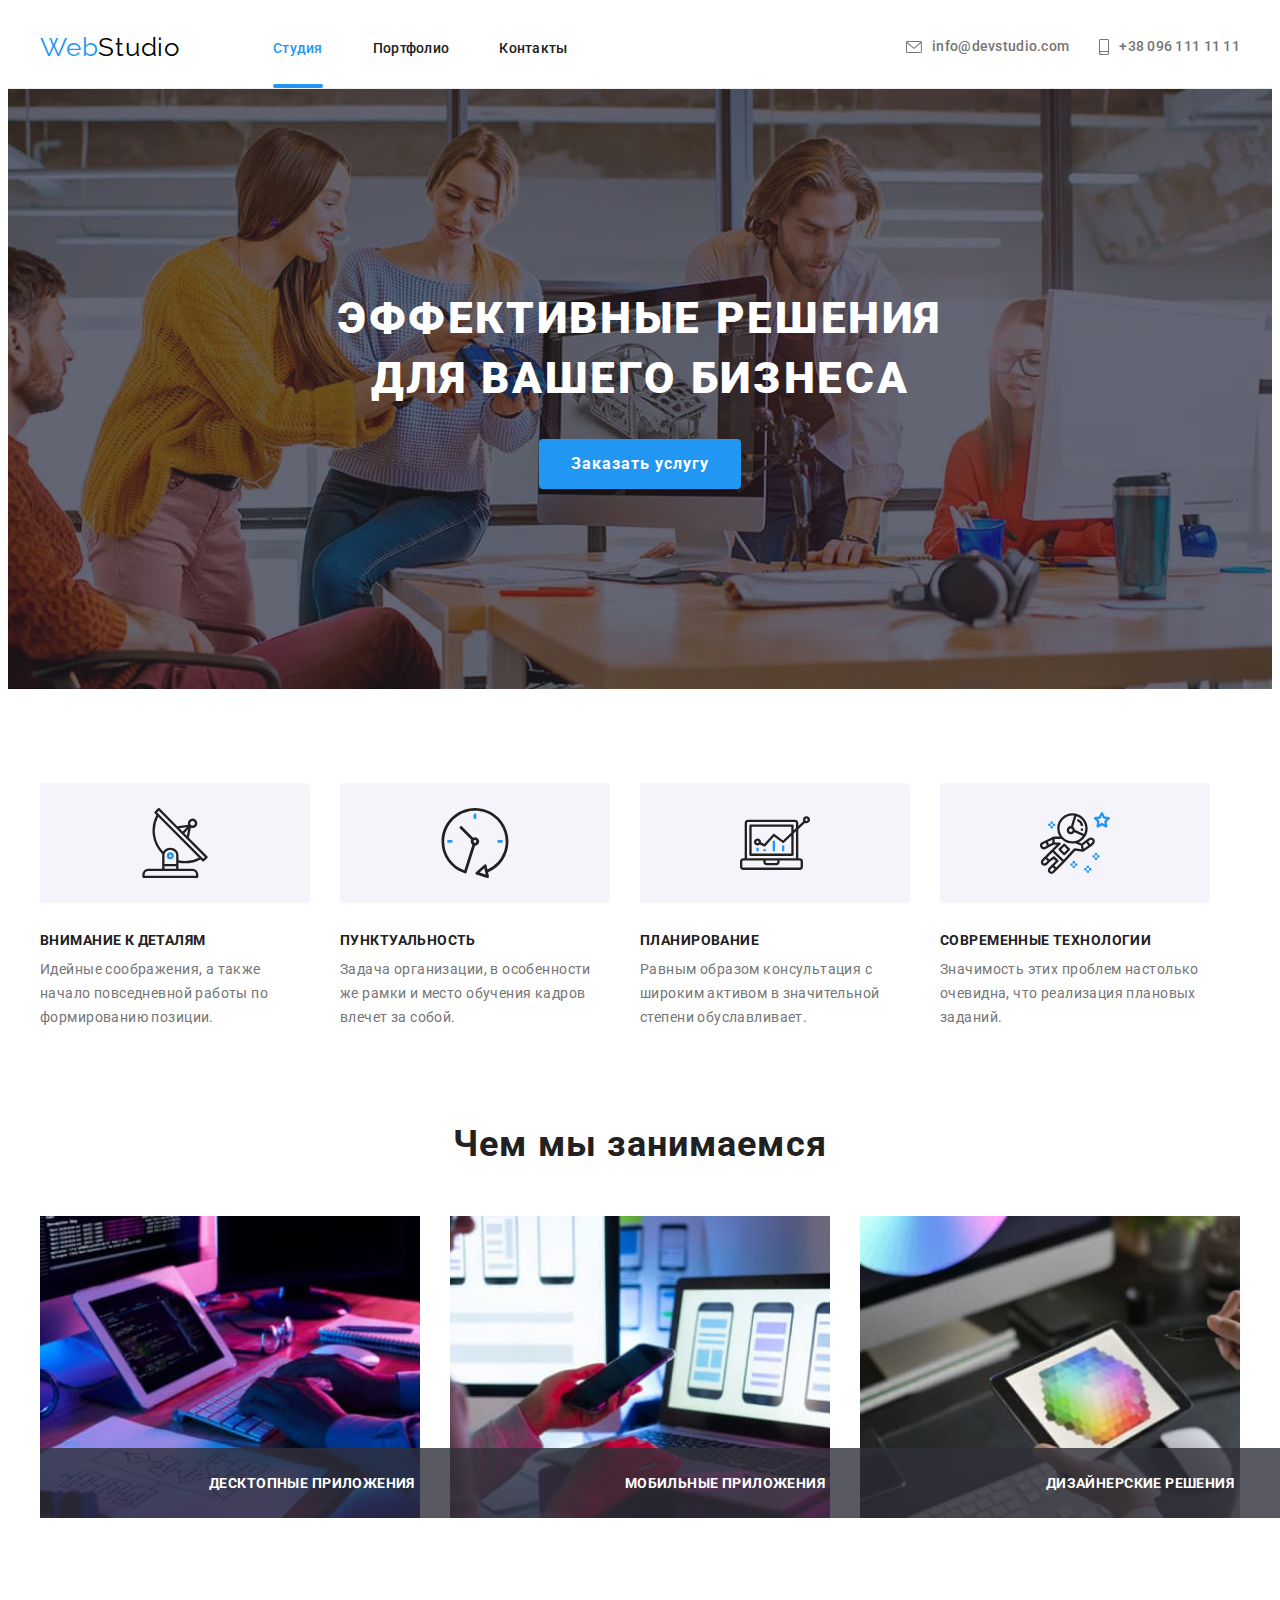
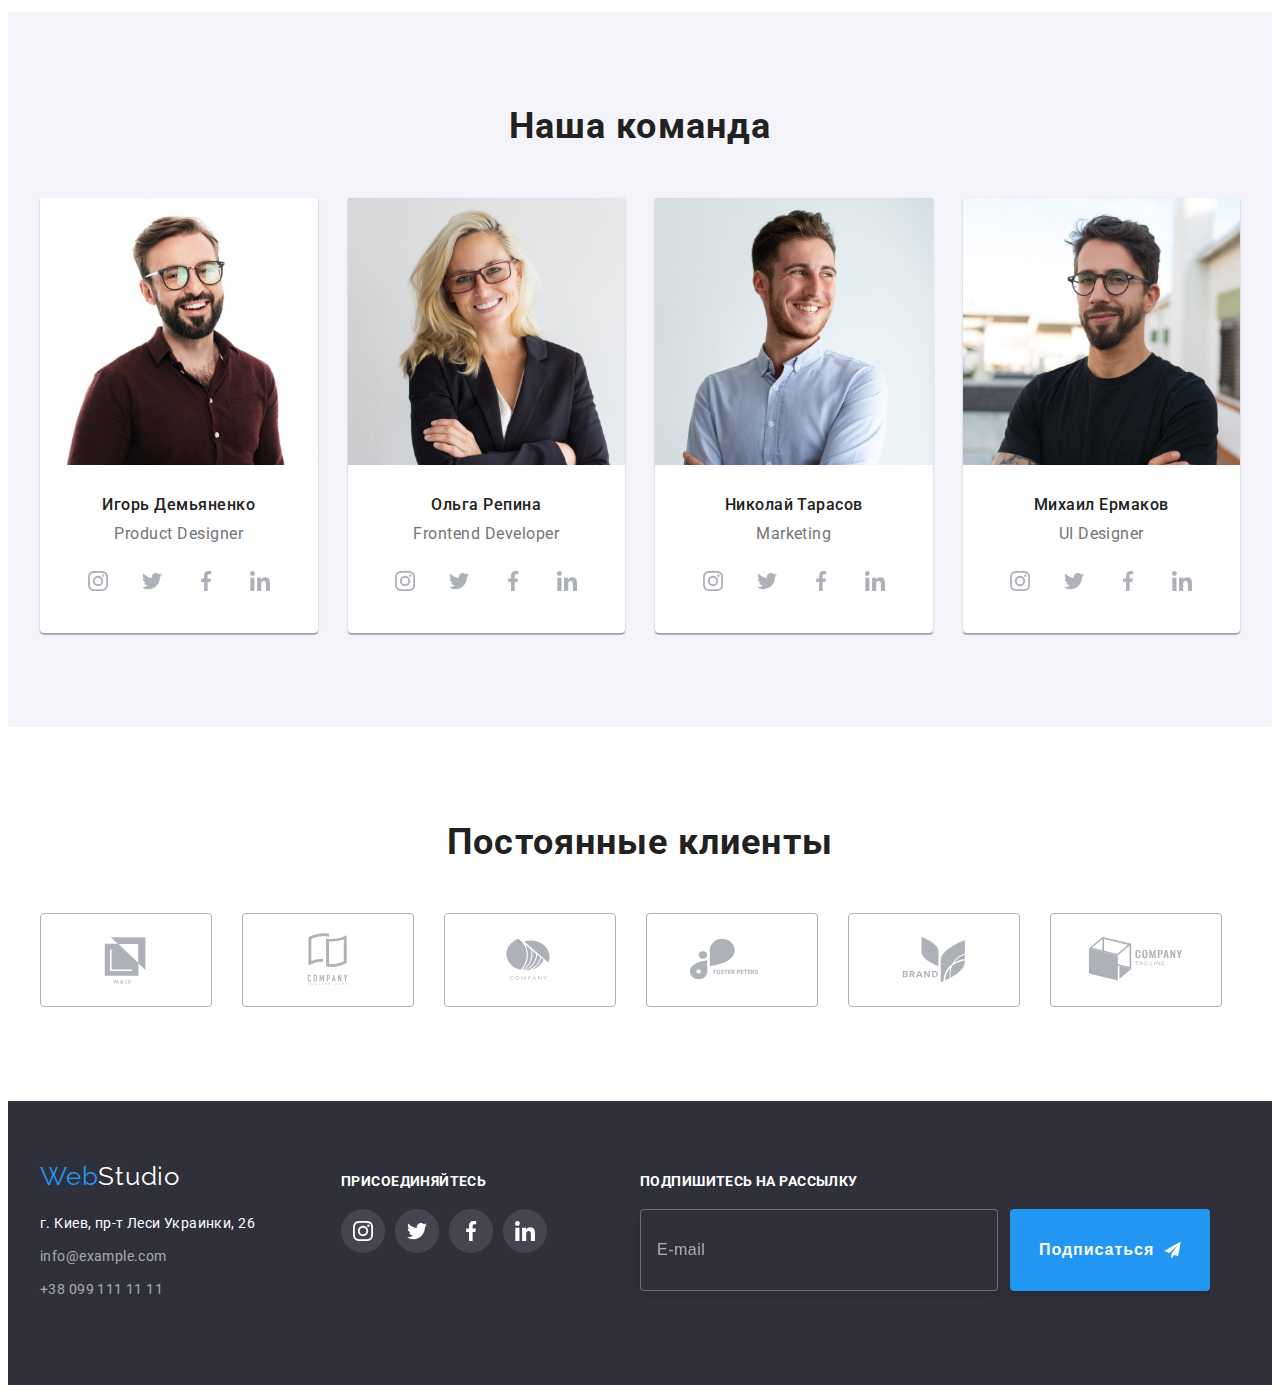
<file: index.html>
<!DOCTYPE html>
<html lang="ru">
  <head>
    <meta charset="UTF-8" />
    <meta http-equiv="X-UA-Compatible" content="IE=edge" />
    <meta name="viewport" content="width=device-width, initial-scale=1.0" />
    <title>Document</title>
    <link rel="preconnect" href="https://fonts.googleapis.com" />
    <link rel="preconnect" href="https://fonts.gstatic.com" crossorigin />
    <link
      href="https://fonts.googleapis.com/css2?family=Raleway:wght@700&family=Roboto:wght@400;500;700;900&display=swap"
      rel="stylesheet"
    />
    <link
      rel="stylesheet"
      href="https://cdnjs.cloudflare.com/ajax/libs/modern-normalize/1.1.0/modern-normalize.min.css"
      integrity="sha512-wpPYUAdjBVSE4KJnH1VR1HeZfpl1ub8YT/NKx4PuQ5NmX2tKuGu6U/JRp5y+Y8XG2tV+wKQpNHVUX03MfMFn9Q=="
      crossorigin="anonymous"
      referrerpolicy="no-referrer"
    />
    <link rel="stylesheet" href="./css/styles.css" />
  </head>
  <body>
    <header class="header">
      <div class="container">
        <nav class="header-nav">
          <a class="header-logo link" lang="en" href="./index.html"
            ><span class="logo-web">Web</span>Studio</a
          >
          <ul class="header-list list">
            <li class="header-item">
              <a href="./index.html" class="header-link link current">Студия</a>
            </li>
            <li class="header-item">
              <a href="./portfolio.html" class="header-link link">Портфолио</a>
            </li>
            <li class="header-item">
              <a href="" class="header-link link">Контакты</a>
            </li>
          </ul>
        </nav>
        <ul class="header-contacts list">
          <li class="contacts-item">
            <a href="mailto:info@devstudio.com" class="contacts-link link">
              <svg class="header-icon" width="16" height="12">
                  <use href="./images/icons.svg#icon-envelope"></use>
                </svg>info@devstudio.com</a
            >
          </li>
          <li class="contacts-item-second">
            <a href="tel:+380961111111" class="contacts-link link"
              >
              <svg class="header-icon" width="10" height="16">
                  <use href="./images/icons.svg#icon-smartphone"></use>
                </svg>+38 096 111 11 11</a
            >
          </li>
        </ul>
      </div>
    </header>

    <main>
      <section class="hero">
        <div class="container">
          <div class="hero-content">
            <h1 class="hero-title">Эффективные решения для вашего бизнеса</h1>
            <button type="button" class="hero-btn" data-modal-open>Заказать услугу</button>
          </div>
        </div>
      </section>

      <section class="plus">
        <div class="container">
          <h2 hidden class="visually-hidden">
            Особенности (скрытый заголовок)
          </h2>
          <ul class="plus-list list">
            <li class="plus-item">
              <div class="background">
                <svg class="plus-icon" width="70" height="70">
                  <use href="./images/icons.svg#icon-antenna"></use>
                </svg>
              </div>
              <h3 class="plus-title">Внимание к деталям</h3>
              <p class="plus-text">
                Идейные соображения, а также начало повседневной работы по
                формированию позиции.
              </p>
            </li>
            <li class="plus-item">
              <div class="background">
                <svg class="plus-icon" width="70" height="70">
                  <use href="./images/icons.svg#icon-clock"></use>
                </svg>
              </div>
              <h3 class="plus-title">Пунктуальность</h3>
              <p class="plus-text">
                Задача организации, в особенности же рамки и место обучения
                кадров влечет за собой.
              </p>
            </li>
            <li class="plus-item">
              <div class="background">
                <svg class="plus-icon" width="70" height="70">
                  <use href="./images/icons.svg#icon-diagram"></use>
                </svg>
              </div>
              <h3 class="plus-title">Планирование</h3>
              <p class="plus-text">
                Равным образом консультация с широким активом в значительной
                степени обуславливает.
              </p>
            </li>
            <li class="plus-item">
              <div class="background">
                <svg class="plus-icon" width="70" height="70">
                  <use href="./images/icons.svg#icon-astronaut"></use>
                </svg>
              </div>
              <h3 class="plus-title">Современные технологии</h3>
              <p class="plus-text">
                Значимость этих проблем настолько очевидна, что реализация
                плановых заданий.
              </p>
            </li>
          </ul>
        </div>
      </section>

      <section class="working">
        <div class="container">
          <h2 class="working-title">Чем мы занимаемся</h2>
          <ul class="working-list list">
            <li class="working-item">
              <div class="box">
                <img src="./images/box1.jpg" alt="Пример работы 1" width="370" />
                <h3 class="box-one-title">Десктопные приложения</h3>
              </div>
            </li>
            <li class="working-item">
              <div class="box">
                <img src="./images/box2.jpg" alt="Пример работы 2" width="370" />
                <h3 class="box-two-title">Мобильные приложения</h3>
              </div>
            </li>
            <li class="working-item">
              <div class="box">
                <img src="./images/box3.jpg" alt="Пример работы 3" width="370" />
                <h3 class="box-three-title">Дизайнерские решения</h3>
              </div>
            </li>
          </ul>
        </div>
      </section>

      <section class="team section">
        <div class="container">
          <h2 class="team-title">Наша команда</h2>
          <ul class="team-list list">
            <li class="team-item">
              <img
                src="./images/photo1.jpg"
                alt="фото Игоря Демьяненко"
                width="270"
              />
              <div class="team-text">
                <h3 class="team-names-title">Игорь Демьяненко</h3>
                <p class="team-post" lang="en">Product Designer</p>
                <ul class="team-soc list">
                  <li class="team-soc-item">
                    <a href="" class="team-soc-link link">
                      <svg class="team-soc-icon" width="20" height="20">
                        <use href="./images/icons.svg#icon-instagram"></use>
                      </svg>
                    </a>
                  </li>
                  <li class="team-soc-item">
                    <a href="" class="team-soc-link link">
                      <svg class="team-soc-icon" width="20" height="20">
                        <use href="./images/icons.svg#icon-twitter"></use>
                      </svg>
                    </a>
                  </li>
                  <li class="team-soc-item">
                    <a href="" class="team-soc-link link">
                      <svg class="team-soc-icon" width="20" height="20">
                        <use href="./images/icons.svg#icon-facebook"></use>
                      </svg>
                    </a>
                  </li>
                  <li class="team-soc-item">
                    <a href="" class="team-soc-link link">
                      <svg class="team-soc-icon" width="20" height="20">
                        <use href="./images/icons.svg#icon-linkedin"></use>
                      </svg>
                    </a>
                  </li>
                </ul>
              </div>
            </li>
            <li class="team-item">
              <img
                src="./images/photo2.jpg"
                alt="фото Ольги Репиной"
                width="270"
              />
              <div class="team-text">
                <h3 class="team-names-title">Ольга Репина</h3>
                <p class="team-post" lang="en">Frontend Developer</p>
                <ul class="team-soc list">
                  <li class="team-soc-item">
                    <a href="" class="team-soc-link link">
                      <svg class="team-soc-icon" width="20" height="20">
                        <use href="./images/icons.svg#icon-instagram"></use>
                      </svg>
                    </a>
                  </li>
                  <li class="team-soc-item">
                    <a href="" class="team-soc-link link">
                      <svg class="team-soc-icon" width="20" height="20">
                        <use href="./images/icons.svg#icon-twitter"></use>
                      </svg>
                    </a>
                  </li>
                  <li class="team-soc-item">
                    <a href="" class="team-soc-link link">
                      <svg class="team-soc-icon" width="20" height="20">
                        <use href="./images/icons.svg#icon-facebook"></use>
                      </svg>
                    </a>
                  </li>
                  <li class="team-soc-item">
                    <a href="" class="team-soc-link link">
                      <svg class="team-soc-icon" width="20" height="20">
                        <use href="./images/icons.svg#icon-linkedin"></use>
                      </svg>
                    </a>
                  </li>
                </ul>
              </div>
            </li>
            <li class="team-item">
              <img
                src="./images/photo3.jpg"
                alt="фото Николая Тарасова"
                width="270"
              />
              <div class="team-text">
                <h3 class="team-names-title">Николай Тарасов</h3>
                <p class="team-post" lang="en">Marketing</p>
                <ul class="team-soc list">
                  <li class="team-soc-item">
                    <a href="" class="team-soc-link link">
                      <svg class="team-soc-icon" width="20" height="20">
                        <use href="./images/icons.svg#icon-instagram"></use>
                      </svg>
                    </a>
                  </li>
                  <li class="team-soc-item">
                    <a href="" class="team-soc-link link">
                      <svg class="team-soc-icon" width="20" height="20">
                        <use href="./images/icons.svg#icon-twitter"></use>
                      </svg>
                    </a>
                  </li>
                  <li class="team-soc-item">
                    <a href="" class="team-soc-link link">
                      <svg class="team-soc-icon" width="20" height="20">
                        <use href="./images/icons.svg#icon-facebook"></use>
                      </svg>
                    </a>
                  </li>
                  <li class="team-soc-item">
                    <a href="" class="team-soc-link link">
                      <svg class="team-soc-icon" width="20" height="20">
                        <use href="./images/icons.svg#icon-linkedin"></use>
                      </svg>
                    </a>
                  </li>
                </ul>
              </div>
            </li>
            <li class="team-item">
              <img
                src="./images/photo4.jpg"
                alt="фото Михаила Ермакова"
                width="270"
              />
              <div class="team-text">
                <h3 class="team-names-title">Михаил Ермаков</h3>
                <p class="team-post" lang="en">UI Designer</p>
                <ul class="team-soc list">
                  <li class="team-soc-item">
                    <a href="" class="team-soc-link link">
                      <svg class="team-soc-icon" width="20" height="20">
                        <use href="./images/icons.svg#icon-instagram"></use>
                      </svg>
                    </a>
                  </li>
                  <li class="team-soc-item">
                    <a href="" class="team-soc-link link">
                      <svg class="team-soc-icon" width="20" height="20">
                        <use href="./images/icons.svg#icon-twitter"></use>
                      </svg>
                    </a>
                  </li>
                  <li class="team-soc-item">
                    <a href="" class="team-soc-link link">
                      <svg class="team-soc-icon" width="20" height="20">
                        <use href="./images/icons.svg#icon-facebook"></use>
                      </svg>
                    </a>
                  </li>
                  <li class="team-soc-item">
                    <a href="" class="team-soc-link link">
                      <svg class="team-soc-icon" width="20" height="20">
                        <use href="./images/icons.svg#icon-linkedin"></use>
                      </svg>
                    </a>
                  </li>
                </ul>
              </div>
            </li>
          </ul>
        </div>
      </section>
      <section class="clients section">
        <div class="container">
          <h2 class="clients-title">Постоянные клиенты</h2>
          <ul class="clients-list list">
            <li class="clients-item">
              <a href="" class="clients-link link">
                      <svg class="clients-icon" width="106" height="60">
                        <use href="./images/icons.svg#icon-logo-one"></use>
                      </svg>
                    </a>
            </li>
            <li class="clients-item">
              <a href="" class="clients-link link">
                      <svg class="clients-icon" width="106" height="60">
                        <use href="./images/icons.svg#icon-logo-two"></use>
                      </svg>
                    </a>
            </li>
            <li class="clients-item">
              <a href="" class="clients-link link">
                      <svg class="clients-icon" width="106" height="60">
                        <use href="./images/icons.svg#icon-logo-three"></use>
                      </svg>
                    </a>
            </li>
            <li class="clients-item">
              <a href="" class="clients-link link">
                      <svg class="clients-icon" width="106" height="60">
                        <use href="./images/icons.svg#icon-logo-four"></use>
                      </svg>
                    </a>
            </li>
            <li class="clients-item">
              <a href="" class="clients-link link">
                      <svg class="clients-icon" width="106" height="60">
                        <use href="./images/icons.svg#icon-logo-five"></use>
                      </svg>
                    </a>
            </li>
            <li class="clients-item">
              <a href="" class="clients-link link">
                      <svg class="clients-icon" width="106" height="60">
                        <use href="./images/icons.svg#icon-logo-six"></use>
                      </svg>
                    </a>
            </li>
          </ul>
        </div>

      </section>
    </main>

    <footer class="footer">
      <div class="container">
        <div class="logo-address">
          <a href="./index.html" class="footer-logo link" lang="en">
          <span class="logo-web">Web</span>Studio</a
        >
        <address class="address">
          <ul class="address-list list">
            <li class="address-item">
              <a href="" class="address-link link"
                >г. Киев, пр-т Леси Украинки, 26</a
              >
            </li>
            <li class="address-item-second">
              <a
                href="mailto:info@example.com"
                class="footer-contacts-link link"
                >info@example.com</a
              >
            </li>
            <li class="address-item-third">
              <a href="tel:+380991111111" class="footer-contacts-link link"
                >+38 099 111 11 11</a
              >
            </li>
          </ul>
        </address>
        </div>
        
        <div class="soc-footer">
          <h3 class="soc-footer-title">присоединяйтесь</h3>
          <ul class="soc-footer-list list">
                  <li class="soc-footer-item">
                    <a href="" class="soc-footer-link link">
                      <svg class="soc-footer-icon" width="20" height="20">
                        <use href="./images/icons.svg#icon-instagram"></use>
                      </svg>
                    </a>
                  </li>
                   <li class="soc-footer-item">
                    <a href="" class="soc-footer-link link">
                      <svg class="soc-footer-icon" width="20" height="20">
                        <use href="./images/icons.svg#icon-twitter"></use>
                      </svg>
                    </a>
                  </li>
                   <li class="soc-footer-item">
                    <a href="" class="soc-footer-link link">
                      <svg class="soc-footer-icon" width="20" height="20">
                        <use href="./images/icons.svg#icon-facebook"></use>
                      </svg>
                    </a>
                  </li>
                   <li class="soc-footer-item">
                    <a href="" class="soc-footer-link link">
                      <svg class="soc-footer-icon" width="20" height="20">
                        <use href="./images/icons.svg#icon-linkedin"></use>
                      </svg>
                    </a>
                  </li>
                </ul>
        </div>
        
        <div class="footer-form">
          <h2 class="subscribe-title">Подпишитесь на рассылку</h2>
          <form >
            <div class="form-subscribe">
              <label for="email-subscribe" ></label>
              <input type="email" class="input-subscribe" name="email-subscribe" id="email-subscribe" placeholder="E-mail">
              <button type="submit" class="subscribe-button">
                Подписаться
                <svg class="icon-subscribe" width="24" height="24">
                  <use href="./images/icons.svg#icon-send"></use>
                </svg>
              </button>
            </div>
          </form>
        </div>  
      </div>
    </footer>



    <div class="backdrop is-hidden" data-modal>
      <div class="modal">
        <button type="button" class="modal-close" data-modal-close>
          <svg class="close-icon" width="18" height="18">
            <use href="./images/icons.svg#icon-close"></use>
          </svg>
        </button>
        <p class="modal-title">Оставьте свои данные, мы вам перезвоним</p>
        <form class="modal-form">
          <div class="input-fields">
            <label for="user-name" class="input-title">Имя</label>
            <div class="input-wrap">
              <input type="text" class="form-input" name="user-name" id="user-name">
              <svg class="input-icon" width="18" height="18">
              <use href="./images/icons.svg#icon-person-black"></use>
              </svg>
            </div>
          </div>

          <div class="input-fields">
            <label for="user-tel" class="input-title">Телефон</label>
            <div class="input-wrap">
              <input type="tel" class="form-input" name="user-tel" id="user-tel">
              <svg class="input-icon" width="18" height="18">
              <use href="./images/icons.svg#icon-phone-black"></use>
              </svg>
            </div>
          </div>

          <div class="input-fields">
            <label for="user-email" class="input-title">Почта</label>
            <div class="input-wrap">
              <input type="email" class="form-input" name="user-email" id="user-email">
              <svg class="input-icon" width="18" height="18">
              <use href="./images/icons.svg#icon-email-black"></use>
              </svg>
            </div>
          </div>

          <div class="input-fields">
            <label for="user-comment" class="input-title">Комментарий</label>
            <textarea name="user-comment" id="user-comment" class="modal-text" placeholder="Введите текст"></textarea>
          </div>

          <div class="input-field-checkbox">
            <input type="checkbox" name="user-policy" value="true" class="input-check visually-hidden" id="user-policy">
            <label for="user-policy" class="check-text">
              <span class="checkbox">
                <svg class="check-icon" width="16" height="15">
                <use href="./images/icons.svg#icon-check"></use>
                </svg>
              </span>
              Соглашаюсь с рассылкой и принимаю <a href="" class="contract">Условия договора</a>
            </label>
          </div>

          <button type="submit" class="form-button">Отправить</button>
        </form>
      </div>
    </div>


    <script src="./js/modal.js"></script>
  </body>
</html>
</file>
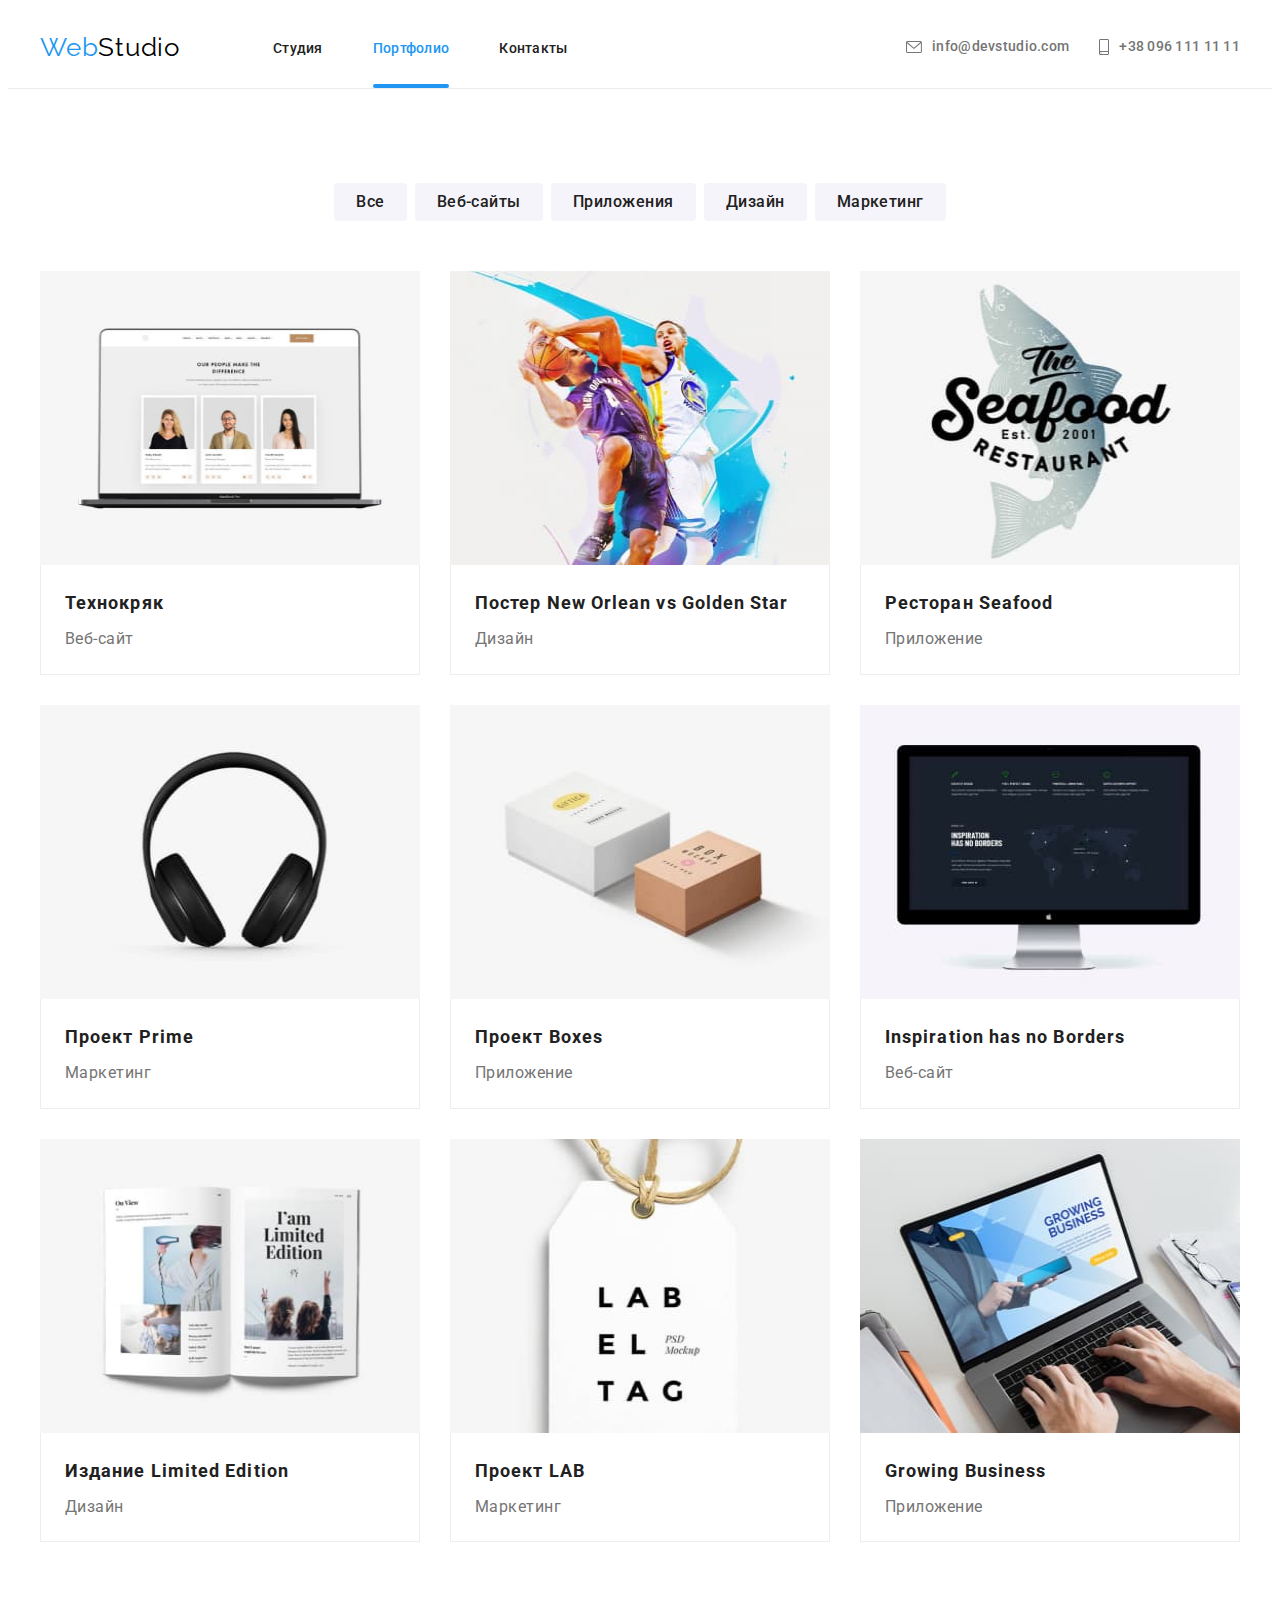
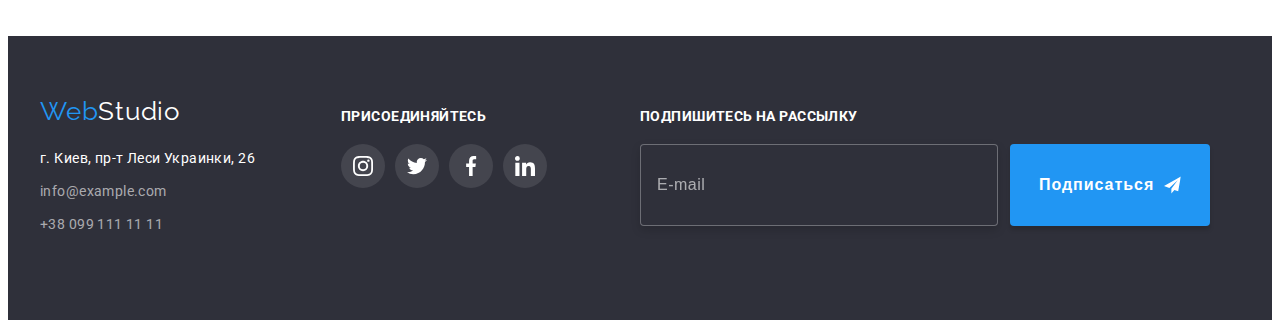
<file: portfolio.html>
<!DOCTYPE html>
<html lang="ru">
  <head>
    <meta charset="UTF-8" />
    <meta http-equiv="X-UA-Compatible" content="IE=edge" />
    <meta name="viewport" content="width=device-width, initial-scale=1.0" />
    <title>Document</title>
    <link rel="preconnect" href="https://fonts.googleapis.com" />
    <link rel="preconnect" href="https://fonts.gstatic.com" crossorigin />
    <link
      href="https://fonts.googleapis.com/css2?family=Raleway:wght@700&family=Roboto:wght@400;500;700;900&display=swap"
      rel="stylesheet"
    />
    <link
      rel="stylesheet"
      href="https://cdnjs.cloudflare.com/ajax/libs/modern-normalize/1.1.0/modern-normalize.min.css"
      integrity="sha512-wpPYUAdjBVSE4KJnH1VR1HeZfpl1ub8YT/NKx4PuQ5NmX2tKuGu6U/JRp5y+Y8XG2tV+wKQpNHVUX03MfMFn9Q=="
      crossorigin="anonymous"
      referrerpolicy="no-referrer"
    />
    <link rel="stylesheet" href="./css/styles.css" />
  </head>
  <body>
    <header class="header">
      <div class="container">
        <nav class="header-nav">
          <a class="header-logo link" lang="en" href="./index.html"
            ><span class="logo-web">Web</span>Studio</a
          >
          <ul class="header-list list">
            <li class="header-item">
              <a href="./index.html" class="header-link link">Студия</a>
            </li>
            <li class="header-item">
              <a href="./portfolio.html" class="header-link link current"
                >Портфолио</a
              >
            </li>
            <li class="header-item">
              <a href="" class="header-link link">Контакты</a>
            </li>
          </ul>
        </nav>
        <ul class="header-contacts list">
          <li class="contacts-item">
            <a href="mailto:info@devstudio.com" class="contacts-link link">
              <svg class="header-icon" width="16" height="12">
                  <use href="./images/icons.svg#icon-envelope"></use>
                </svg>info@devstudio.com</a>
          </li>
          <li class="contacts-item-second">
            <a href="tel:+380961111111" class="contacts-link link"
              >
              <svg class="header-icon" width="10" height="16">
                  <use href="./images/icons.svg#icon-smartphone"></use>
                </svg>+38 096 111 11 11</a
            >
          </li>
        </ul>
      </div>
    </header>

    <main>
      <section class="portfolio section">
        <div class="container">
          <h1 class="visually-hidden">Фильтр портфолио</h1>
        <ul class="portfolio-btn-list list">
          <li><button type="button" class="portfolio-btn-item">Все</button></li>
          <li>
            <button type="button" class="portfolio-btn-item">Веб-сайты</button>
          </li>
          <li>
            <button type="button" class="portfolio-btn-item">Приложения</button>
          </li>
          <li>
            <button type="button" class="portfolio-btn-item">Дизайн</button>
          </li>
          <li>
            <button type="button" class="portfolio-btn-item">Маркетинг</button>
          </li>
        </ul>
        <ul class="portfolio-list list">
          <li class="portfolio-item">
            <a href=""
              >
              <div class="actions">
                <img
                src="./images/img1.jpg"
                alt="Технокряк"
                width="370"
                height="294"
            />
            <p class="actions-thumb">Ресурс предлагает комплексные предложения с разным уровнем функционала и сервисов. Все это позволит посетителю получить исчерпывающие сведения <br> о компании или частном лице.</p>
              </div>
              </a>
              <div class="portfolio-text">
                <h2 class="portfolio-title">Технокряк</h2>
                <p class="portfolio-after-title">Веб-сайт</p>
              </div>
          </li>
          <li class="portfolio-item">
            <a href=""
              >
              <div class="actions">
                <img
                src="./images/img2.jpg"
                alt="Постер баскетбола"
                width="370"
                height="294"
            />
            <p class="actions-thumb">Ресурс предлагает комплексные предложения с разным уровнем функционала и сервисов. Все это позволит посетителю получить исчерпывающие сведения <br> о компании или частном лице.</p>
              </div>
            </a>
            <div class="portfolio-text">
              <h2 class="portfolio-title">Постер New Orlean vs Golden Star</h2>
            <p class="portfolio-after-title">Дизайн</p>
            </div>
          </li>
          <li class="portfolio-item">
            <a href=""
              >
              <div class="actions">
                <img
                src="./images/img3.jpg"
                alt="Ресторан"
                width="370"
                height="294"
            />
            <p class="actions-thumb">Ресурс предлагает комплексные предложения с разным уровнем функционала и сервисов. Все это позволит посетителю получить исчерпывающие сведения <br> о компании или частном лице.</p>
              </div>
          </a>
            <div class="portfolio-text">
              <h2 class="portfolio-title">Ресторан Seafood</h2>
            <p class="portfolio-after-title">Приложение</p>
            </div>
          </li>
          <li class="portfolio-item">
            <a href=""
              >
              <div class="actions">
                <img
                src="./images/img4.jpg"
                lang="en"
                alt="Prime"
                width="370"
                height="294"
            />
            <p class="actions-thumb">Ресурс предлагает комплексные предложения с разным уровнем функционала и сервисов. Все это позволит посетителю получить исчерпывающие сведения <br> о компании или частном лице.</p>
              </div>
          </a>
            <div class="portfolio-text">
              <h2 class="portfolio-title">Проект Prime</h2>
            <p class="portfolio-after-title">Маркетинг</p>
            </div>
          </li>
          <li class="portfolio-item">
            <a href=""
              >
              <div class="actions">
                <img
                src="./images/img5.jpg"
                lang="en"
                alt="Boxes"
                width="370"
                height="294"
            />
            <p class="actions-thumb">Ресурс предлагает комплексные предложения с разным уровнем функционала и сервисов. Все это позволит посетителю получить исчерпывающие сведения <br> о компании или частном лице.</p>
              </div>
          </a>
            <div class="portfolio-text">
              <h2 class="portfolio-title">Проект Boxes</h2>
            <p class="portfolio-after-title">Приложение</p>
            </div>
          </li>
          <li class="portfolio-item">
            <a href=""
              >
              <div class="actions">
                <img
                src="./images/img6.jpg"
                lang="en"
                alt="Inspiration has no Borders"
                width="370"
                height="294"
            />
            <p class="actions-thumb">Ресурс предлагает комплексные предложения с разным уровнем функционала и сервисов. Все это позволит посетителю получить исчерпывающие сведения <br> о компании или частном лице.</p>
              </div>
          </a>
            <div class="portfolio-text">
              <h2 class="portfolio-title">Inspiration has no Borders</h2>
            <p class="portfolio-after-title">Веб-сайт</p>
            </div>
          </li>
          <li class="portfolio-item">
            <a href=""
              >
              <div class="actions">
                <img
                src="./images/img7.jpg"
                alt="Издание"
                width="370"
                height="294"
            />
            <p class="actions-thumb">Ресурс предлагает комплексные предложения с разным уровнем функционала и сервисов. Все это позволит посетителю получить исчерпывающие сведения <br> о компании или частном лице.</p>
              </div>
          </a>
            <div class="portfolio-text">
              <h2 class="portfolio-title">Издание Limited Edition</h2>
            <p class="portfolio-after-title">Дизайн</p>
            </div>
          </li>
          <li class="portfolio-item">
            <a href=""
              >
              <div class="actions">
                <img
                src="./images/img8.jpg"
                lang="en"
                alt="LAB"
                width="370"
                height="294"
            />
            <p class="actions-thumb">Ресурс предлагает комплексные предложения с разным уровнем функционала и сервисов. Все это позволит посетителю получить исчерпывающие сведения <br> о компании или частном лице.</p>
              </div>
          </a>
            <div class="portfolio-text">
              <h2 class="portfolio-title">Проект LAB</h2>
            <p class="portfolio-after-title">Маркетинг</p>
            </div>
          </li>
          <li class="portfolio-item">
            <a href=""
              >
              <div class="actions">
                <img
                src="./images/img9.jpg"
                lang="en"
                alt="Growing Business"
                width="370"
                height="294"
            />
            <p class="actions-thumb">Ресурс предлагает комплексные предложения с разным уровнем функционала и сервисов. Все это позволит посетителю получить исчерпывающие сведения <br> о компании или частном лице.</p>
              </div>
          </a>
            <div class="portfolio-text">
              <h2 class="portfolio-title">Growing Business</h2>
            <p class="portfolio-after-title">Приложение</p>
            </div>
            
          </li>
        </ul>
        </div>
      </section>
    </main>

    <footer class="footer">
      <div class="container">
        <div class="logo-address">
          <a href="./index.html" class="footer-logo link" lang="en">
          <span class="logo-web">Web</span>Studio</a
        >
        <address class="address">
          <ul class="address-list list">
            <li class="address-item">
              <a href="" class="address-link link"
                >г. Киев, пр-т Леси Украинки, 26</a
              >
            </li>
            <li class="address-item-second">
              <a
                href="mailto:info@example.com"
                class="footer-contacts-link link"
                >info@example.com</a
              >
            </li>
            <li class="address-item-third">
              <a href="tel:+380991111111" class="footer-contacts-link link"
                >+38 099 111 11 11</a
              >
            </li>
          </ul>
        </address>
        </div>
        
        <div class="soc-footer">
          <h3 class="soc-footer-title">присоединяйтесь</h3>
          <ul class="soc-footer-list list">
                  <li class="soc-footer-item">
                    <a href="" class="soc-footer-link link">
                      <svg class="soc-footer-icon" width="20" height="20">
                        <use href="./images/icons.svg#icon-instagram"></use>
                      </svg>
                    </a>
                  </li>
                   <li class="soc-footer-item">
                    <a href="" class="soc-footer-link link">
                      <svg class="soc-footer-icon" width="20" height="20">
                        <use href="./images/icons.svg#icon-twitter"></use>
                      </svg>
                    </a>
                  </li>
                   <li class="soc-footer-item">
                    <a href="" class="soc-footer-link link">
                      <svg class="soc-footer-icon" width="20" height="20">
                        <use href="./images/icons.svg#icon-facebook"></use>
                      </svg>
                    </a>
                  </li>
                   <li class="soc-footer-item">
                    <a href="" class="soc-footer-link link">
                      <svg class="soc-footer-icon" width="20" height="20">
                        <use href="./images/icons.svg#icon-linkedin"></use>
                      </svg>
                    </a>
                  </li>
                </ul>
        </div>

        <div class="footer-form">
          <h2 class="subscribe-title">Подпишитесь на рассылку</h2>
          <form >
            <div class="form-subscribe">
              <label for="email-subscribe" ></label>
              <input type="email" class="input-subscribe" name="email-subscribe" id="email-subscribe" placeholder="E-mail">
              <button type="submit" class="subscribe-button">
                Подписаться
                <svg class="icon-subscribe" width="24" height="24">
                  <use href="./images/icons.svg#icon-send"></use>
                </svg>
              </button>
            </div>
          </form>
        </div>  

      </div>
    </footer>
  </body>
</html>
</file>
<file: css/styles.css>
p,
h1,
h2,
h3,
h4,
h5,
h6 {
        margin: 0;
}

ul {
        margin: 0;
        padding-left: 0;
}

img {
        display: block;
        width: 100%;
}

body {
    font-family: 'Roboto', sans-serif;
    color: #757575;
}

:root {
    --white-color: #FFFFFF;
    --dark-color: #212121;
    --grey-color: #757575;
    --blue-color: #2196F3;
    --icon-color: #AFB1B8;
    --cubic: cubic-bezier(0.4, 0, 0.2, 1);
}

.visually-hidden {
        position: absolute;
        white-space: nowrap;
        width: 1px;
        height: 1px;
        overflow: hidden;
        border: 0;
        padding: 0;
        clip: rect(0 0 0 0);
        clip-path: inset(50%);
        margin: -1px;
}

.container {
        width: 1200px;
        padding-left: 15px;
        padding-right: 15px;
        margin-left: auto;
        margin-right: auto;
        /* outline: 2px solid tomato; */
}

.section {
        padding-top: 94px;
        padding-bottom: 94px;
}

/* ----------HEADER---------- */

.header {
    background-color: var(--white-color);
    padding-top: 24px;
    padding-bottom: 25px;
    border-bottom: 1px solid #ECECEC;
}

.header .container {
        display: flex;
        align-items: center;
}

.header-nav {
        display: flex;
}

.header-logo {
        font-family: 'Raleway', sans-serif;
        font-size: 26px;
        line-height: 1.19;
        letter-spacing: 0.03em;
        color: #000000;
        margin-right: 93px
}

.logo-web {
        font-family: 'Raleway', sans-serif;
        font-size: 26px;
        line-height: 1.19;
        letter-spacing: 0.03em;
        color: var(--blue-color);
}

.header-list {
        display: flex;
        align-items: center;
        column-gap: 50px;
}

.list {
    list-style: none;
}

.link {
    text-decoration: none;
}

.header-link {
        font-weight: 500;
        font-size: 14px;
        line-height: 1.14;
        letter-spacing: 0.02em;
        color: var(--dark-color);
        position: relative;
        transition-property: color;
        transition-duration: 250ms;
        transition-timing-function: var(--cubic);
}

.header-link:hover,
.header-link:focus {
    color: var(--blue-color);
}

.header-link.current {
        color: var(--blue-color);
        position: relative;
}
    
.header-link.current::after {
            content: "";
            display: block;
            width: 100%;
            height: 4px;
            background-color: var(--blue-color);
            border-radius: 2px;
    
            position: absolute;
            left: 0;
            bottom: -32.5px;

}

.header-contacts {
        margin-left: auto;
        display: flex;

}

.contacts-item-second {
        margin-left: 30px;
}



.contacts-link {
        font-weight: 500;
        font-size: 14px;
        line-height: 1.14;
        letter-spacing: 0.02em;
        color: var(--grey-color);
        display: flex;
        justify-content: center;
        align-items: center;
        fill: var(--grey-color);
        transition-property: color, fill;
        transition-duration: 250ms;
        transition-timing-function: var(--cubic);
        
}

.contacts-link:hover,
.contacts-link:focus {
    color: var(--blue-color);
    fill: var(--blue-color);
}

.header-icon {
        margin-right: 10px;
}


/* ----------HERO---------- */

.hero{
        text-align: center;
        padding-top: 200px;
        padding-bottom: 200px;
        background-color: #C4C4C4;
        background-image: linear-gradient(to right, 
        rgba(47, 48, 58, 0.4), rgba(47, 48, 58, 0.4)),
        url(../images/hero-bg.jpg);
        background-repeat: no-repeat;
        background-position: center;
        background-size: cover;
        max-width: 1600px;
        margin: 0 auto;
}       

.hero-content {
        
}

.hero-title {
        font-weight: 900;
        font-size: 44px;
        line-height: 1.36;
        letter-spacing: 0.06em;
        text-transform: uppercase;
        color: var(--white-color);
        margin: auto;
        margin-bottom: 30px;
        width: 696px;
}

.hero-btn {
        font-family: 'Roboto';
        font-weight: 700;
        font-size: 16px;
        line-height: 1.87;
        align-items: center;
        text-align: center;
        letter-spacing: 0.06em;
        color: var(--white-color);
        cursor: pointer;
        padding: 10px 32px;
        box-shadow: 0px 4px 4px rgba(0, 0, 0, 0.15);
        border-radius: 4px;
        border: transparent;
        min-width: 200px;
        background: var(--blue-color);
        transition-property: background, box-shadow;
        transition-duration: 250ms;
        transition-timing-function: var(--cubic);
}

.hero-btn:hover,
.hero-btn:focus {
        color: var(--white-color);
        background: #188CE8;
        box-shadow: 0px 4px 4px rgba(0, 0, 0, 0.15);
        border-radius: 4px;
}

/* ----------PLUS---------- */

.plus {
        padding-top: 94px;
}

.plus-list {
        display: flex;
        column-gap: 30px;
}

.plus-item {
        width: 270px;
}

.plus-item:not(:last-child) {
        column-gap: 30px;
}





.background {
        height: 120px;
        background-color: #F5F4FA;
        margin-bottom: 30px;
        display: flex;
        align-items: center;
        justify-content: center;
        border-radius: 4px;
}




.plus-title {
        font-size: 14px;
        line-height: 1.14;
        letter-spacing: 0.03em;
        text-transform: uppercase;
        color: var(--dark-color);
        margin-bottom: 10px;
}

.plus-text {
        font-size: 14px;
        line-height: 1.71;
        letter-spacing: 0.03em;
        color: var(--grey-color);
}

/* ----------WORKING---------- */

.working {
        text-align: center;
        padding-top: 94px;
        padding-bottom: 94px;
}

.working-title {
        font-size: 36px;
        line-height: 1.16;
        letter-spacing: 0.03em;
        color: var(--dark-color);
        margin-bottom: 50px;
}

.working-list {
        display: flex;
        gap: 30px;
}



.working-item {
        width: calc((100% - 60px) / 3);
}

.box {
        position: relative;
}

.box-one-title {
        display: inline-block;
        position: absolute;
        content: "";
        width: 100%;
        left: 0;
        bottom: 0;
        background: rgba(47, 48, 58, 0.8);
        padding: 27px 82px;
        font-weight: 700;
        font-size: 14px;
        line-height: 16px;
        text-align: center;
        letter-spacing: 0.03em;
        text-transform: uppercase;
        color: var(--white-color);
}

.box-two-title {
        display: inline-block;
        position: absolute;
        content: "";
        width: 100%;
        left: 0;
        bottom: 0;
        background: rgba(47, 48, 58, 0.8);
        padding: 27px 85px;
        font-weight: 700;
        font-size: 14px;
        line-height: 16px;
        text-align: center;
        letter-spacing: 0.03em;
        text-transform: uppercase;
        color: var(--white-color);
}

.box-three-title {
        display: inline-block;
        position: absolute;
        content: "";
        width: 100%;
        left: 0;
        bottom: 0;
        background: rgba(47, 48, 58, 0.8);
        padding: 27px 90px;
        font-weight: 700;
        font-size: 14px;
        line-height: 16px;
        text-align: center;
        letter-spacing: 0.03em;
        text-transform: uppercase;
        color: var(--white-color);
}

/* ----------TEAM---------- */

.team {
    background-color: #F5F4FA;
    text-align: center;
}

.team-title {
        font-size: 36px;
        line-height: 1.16;
        letter-spacing: 0.03em;
        color: var(--dark-color);
        margin-bottom: 50px;
}

.team-list {
        display: flex;
        gap: 30px;

}

.team-item {
        width: calc((100% - 90px) / 4);
        background: #FFFFFF;
        box-shadow: 0px 1px 3px rgba(0, 0, 0, 0.12), 0px 1px 1px rgba(0, 0, 0, 0.14), 0px 2px 1px rgba(0, 0, 0, 0.2);
        border-radius: 0px 0px 4px 4px;
}

.team-text {
        padding-top: 30px;
        padding-bottom: 30px;
}

.team-names-title {
        font-weight: 500;
        font-size: 16px;
        line-height: 1.19;
        letter-spacing: 0.03em;
        color: var(--dark-color);
        padding-bottom: 10px;
}

.team-post {
        font-size: 16px;
        line-height: 1.19;
        letter-spacing: 0.03em;
        color: var(--grey-color);
        margin-bottom: 16px;
}

.team-soc {
        display: flex;
        justify-content: center;
        gap: 10px;

}

.team-soc-link {
        width: 44px;
        height: 44px;
        border-radius: 50%;
        display: flex;
        align-items: center;
        justify-content: center;
        fill: #AFB1B8;
        transition-property: background-color, fill;
        transition-duration: 250ms;
        transition-timing-function: var(--cubic);
}


.team-soc-link:hover,
.team-soc-link:focus 
{
        background-color: var(--blue-color);
        fill: var(--white-color);
}

/* ----------CLIENTS---------- */

.clients-title {
                font-weight: 700;
                font-size: 36px;
                line-height: 42px;
                text-align: center;
                letter-spacing: 0.03em;
                color: var(--dark-color);
                margin-bottom: 50px;
}


.clients-list {
        display: flex;
        column-gap: 30px;
}


.clients-item:not(:last-child) {
        column-gap: 30px;
}


.clients-link {
                width: 170px;
                height: 92px;
                border: 1px solid var(--icon-color);
                border-radius: 4px;
                display: flex;
                align-items: center;
                justify-content: center;
                fill: var(--icon-color);
                transition-property: fill, border-color;
                transition-duration: 250ms;
                transition-timing-function: var(--cubic);
}


.clients-link:hover,
.clients-link:focus {
        fill: var(--blue-color);
        border-color: var(--blue-color);
}


/* ----------FOOTER---------- */

.footer {
    background-color: #2F303A;
    /* padding-top: 60px;
    padding-bottom: 60px; */
}

.footer-logo {
        font-family: 'Raleway', sans-serif;
        font-size: 26px;
        line-height: 1.19;
        letter-spacing: 0.03em;
        color: var(--white-color);
}

.address {
        font-style: normal;
        font-weight: 400;
        font-size: 14px;
        line-height: 1.71;
        letter-spacing: 0.03em;
        margin-top: 20px;
}

.address-list {}

.address-item {
        margin-bottom: 9px;
}

.address-item-second {
        margin-bottom: 9px;
}

.address-item-third {}

.logo-address {
                min-width: 231px;
                padding-top: 60px;
                padding-bottom: 60px;
}

.soc-footer {
                width: 206px;
                min-height: 80px;
                margin-left: 70px;
                padding-top: 72px;
                padding-bottom: 100px;

}

.soc-footer-title {
                font-weight: 700;
                font-size: 14px;
                line-height: 16px;
                letter-spacing: 0.03em;
                text-transform: uppercase;
                color: var(--white-color);
                margin-bottom: 20px;
}

.soc-footer-list {
                display: flex;
                gap: 10px;
}

.soc-footer-link {
                width: 44px;
                height: 44px;
                border-radius: 50%;
                display: flex;
                align-items: center;
                justify-content: center;
                fill: var(--white-color);
                background-color: rgba(255, 255, 255, 0.1);
                transition-property: background-color;
                transition-duration: 250ms;
                transition-timing-function: var(--cubic);
}

.soc-footer-link:hover,
.soc-footer-link:focus {
        background-color: var(--blue-color);
}

.soc-footer-icon {

}


.address-link {
    color: var(--white-color);
}

.footer-contacts-link {
        color: rgba(255, 255, 255, 0.6);
        transition-property: color;
        transition-duration: 250ms;
        transition-timing-function: var(--cubic);
}

.footer-contacts-link:hover,
.footer-contacts-link:focus {
    color: var(--blue-color);
}

.footer .container {
        display: flex;
}

/* ----------FOOTER-SUBSCRIBE---------- */

.subscribe-title {
        font-weight: 700;
        font-size: 14px;
        line-height: 16px;
        letter-spacing: 0.03em;
        text-transform: uppercase;
        color: var(--white-color);
        margin-bottom: 20px;

}

.footer-form {
        width: 570px;
        min-height: 86px;
        margin-left: 93px;
        padding-top: 72px;
        padding-bottom: 94px;
}

.form-subscribe {
        display: flex;
}

.input-subscribe {
width: 358px;
min-height: 50px;
border: 1px solid rgba(255, 255, 255, 0.3);
filter: drop-shadow(0px 4px 4px rgba(0, 0, 0, 0.15));
border-radius: 4px;
background: #2F303A;
padding-top: 15px;
padding-bottom: 15px;
padding-left: 16px;
font-weight: 400;
font-size: 16px;
line-height: 20px;
letter-spacing: 0.03em;
color: rgba(255, 255, 255, 0.6);
margin-right: 12px;
}

.input-subscribe::placeholder {
font-weight: 400;
font-size: 16px;
line-height: 20px;
letter-spacing: 0.03em;
color: rgba(255, 255, 255, 0.6);
}

.input-subscribe:focus {
        outline-color: var(--blue-color);
}

.subscribe-button {
display: flex;
align-items: center;
width: 200px;
min-height: 50px;
font-weight: 700;
font-size: 16px;
line-height: 30px;
letter-spacing: 0.06em;
color: var(--white-color);
padding: 10px 29px;
background: var(--blue-color);
box-shadow: 0px 4px 4px rgba(0, 0, 0, 0.15);
border-radius: 4px;
border: transparent;
transition-property: background, box-shadow;
transition-duration: 250ms;
transition-timing-function: var(--cubic);
cursor: pointer;
}

.subscribe-button:hover,
.subscribe-button:focus {
        background: #188CE8;
        box-shadow: 0px 4px 4px rgba(0, 0, 0, 0.15);
        border-radius: 4px;
}

.icon-subscribe {
fill: var(--white-color);
margin-left: 10px;
}

/* ----------PORTFOLIO---------- */

.portfolio {}

.portfolio-btn-list {
        display: flex;
        margin-bottom: 50px;
        gap: 8px;
        justify-content: center;
}

.portfolio-btn-item:not(:last-child) {
        gap: 8px;
}

.portfolio-btn-item {
        font-family: 'Roboto';
        font-weight: 500;
        font-size: 16px;
        line-height: 1.62;
        letter-spacing: 0.03em;
        color: var(--dark-color);
        cursor: pointer;
        background: #F5F4FA;
        border-radius: 4px;
        border: transparent;
        min-height: 38px;
        padding-left: 22px;
        padding-right: 22px;
        transition-property: background, box-shadow, color;
        transition-duration: 250ms;
        transition-timing-function: var(--cubic);
}

.portfolio-btn-item:hover,
.portfolio-btn-item:focus {
        font-weight: 500;
        font-size: 16px;
        line-height: 1.62;
        letter-spacing: 0.03em;
        color:var(--white-color);
        background: #2196F3;
        box-shadow: 0px 3px 1px rgba(0, 0, 0, 0.1), 0px 1px 2px rgba(0, 0, 0, 0.08), 0px 2px 2px rgba(0, 0, 0, 0.12);
        border-radius: 4px;
}

.portfolio-list {
        display: flex;
        flex-wrap: wrap;
}

.portfolio-item {
        margin-right: 30px;
        margin-bottom: 30px;
        flex-basis: calc((100% - 60px) / 3);
        background: var(--white-color);
        position: relative;
        transition-property: background, box-shadow;
        transition-duration: 250ms;
        transition-timing-function: var(--cubic);

}

/* .portfolio-item::before {
        display: inline-block;
        content: "";
        position: absolute;
        top: 0;
        left: 0;
        width: 100%;
        height: 100%;
        background: rgba(33, 150, 243, 0.9);
        opacity: 0;
        transform: translateY(100%);
} */

.portfolio-item:hover .actions-thumb {
        transform: translateY(0);
}

.portfolio-item:hover {
        background: #FFFFFF;
        box-shadow: 0px 1px 3px rgba(0, 0, 0, 0.12), 0px 1px 1px rgba(0, 0, 0, 0.14), 0px 2px 1px rgba(0, 0, 0, 0.2);
        border-radius: 0px 0px 4px 4px;
        transform: translateY(0);
}

.portfolio-item:nth-child(3n) {
        margin-right: 0;
}

.portfolio-item:nth-last-child(-n +3 ) {
        margin-bottom: 0;
}

.actions {
        position: relative;
        overflow: hidden;
}

.actions-thumb {
        font-weight: 400;
        font-size: 18px;
        line-height: 28px;

        letter-spacing: 0.03em;

        color: var(--white-color);
        background: rgba(33, 150, 243, 0.9);
        padding: 63px 24px;
        position: absolute;
        width: 100%;
        top: 0;
        left: 0;
        transform: translateY(100%);
        transition-property: transform;
        transition-duration: 250ms;
        transition-timing-function: var(--cubic);        

}

.portfolio-text {
        border-bottom: 1px solid #EEEEEE;
        border-right: 1px solid #EEEEEE;
        border-left: 1px solid #EEEEEE;
        padding: 20px 24px;
}

.portfolio-title {
        font-size: 18px;
        line-height: 2;
        letter-spacing: 0.06em;
        color: var(--dark-color);
        padding-bottom: 4px;

}

.portfolio-after-title {
        font-size: 16px;
        line-height: 1.8;
        letter-spacing: 0.03em;
        color: var(--grey-color);
        
}

/* ----------BACKDROP-MODAL---------- */

.backdrop {
        position: fixed;
        top: 0;
        left: 0;
        width: 100%;
        height: 100%;
        background: rgba(0, 0, 0, 0.2);
        opacity: 1;
        transition: opacity 250ms var(--cubic);
}

.backdrop.is-hidden {
        opacity: 0;
        pointer-events: none;
        visibility: hidden;
}

.backdrop.is-hidden.modal {
        transform: translate(-50%, -50%) scale(0.9);
}

.modal {
        position: absolute;
        top: 50%;
        left: 50%;
        width: 528px;
        height: 581px;
        background-color: var(--white-color);
        box-shadow: 0px 1px 3px rgba(0, 0, 0, 0.12), 0px 1px 1px rgba(0, 0, 0, 0.14), 0px 2px 1px rgba(0, 0, 0, 0.2);
        border-radius: 4px;
        transform: translate(-50%, -50%) scale(1);
        transition: transform 250ms var(--cubic);
        transition: visibility 250ms var(--cubic);
        padding: 40px;
}       

.modal-close {
        position: fixed;
        top: 8px;
        right: 8px;
        width: 30px;
        height: 30px;
        display: flex;
        align-items: center;
        justify-content: center;
        background: var(--white-color);
        border: 1px solid rgba(0, 0, 0, 0.1);
        border-radius: 50%;
        cursor: pointer;
        transition-property: fill;
        transition-duration: 250ms;
        transition-timing-function: var(--cubic);
}

.modal-close:hover,
.modal-close:focus {
        fill: var(--blue-color);
}

.modal-title {
font-weight: 700;
font-size: 20px;
line-height: 23px;
text-align: center;
letter-spacing: 0.03em;
color: var(--dark-color);
margin-bottom: 12px;
}

.modal-form {

}

.input-fields {
        margin-bottom: 10px;

}


.input-wrap {
        position: relative;
}

/* .input-fields:not(:last-child) {
        margin-bottom: 10px;
} */


.input-title {
font-weight: 400;
font-size: 12px;
line-height: 14px;
letter-spacing: 0.01em;
color: var(--grey-color);
display: block;
margin-bottom: 4px;
}

.form-input {
        width: 100%;
        height: 40px;
        border: 1px solid rgba(33, 33, 33, 0.2);
        border-radius: 4px;
        padding-left: 42px;
}

.form-input:focus {
        outline-color: var(--blue-color);
}

.input-icon {
        position: absolute;
        left: 12px;
        top: 50%;
        transform: translateY(-50%);
}

.form-input:focus + .input-icon {
        fill: var(--blue-color);
}

.modal-text {
        resize: none;
        width: 100%;
        height: 120px;
        padding: 12px 16px;
        border: 1px solid rgba(33, 33, 33, 0.2);
        border-radius: 4px;
        font-weight: 400;
        font-size: 12px;
        line-height: 14px;
        letter-spacing: 0.01em;
        color: var(--dark-color);
}

.modal-text::placeholder {
font-weight: 400;
font-size: 12px;
line-height: 14px;
letter-spacing: 0.01em;
color: rgba(117, 117, 117, 0.5);
}

.modal-text:focus {
        outline-color: var(--blue-color);
}

.input-field-checkbox {
        margin-top: 20px;
        display: flex;
        justify-content: center;
}

.check-text {
font-weight: 400;
font-size: 14px;
line-height: 24px;
letter-spacing: 0.03em;
color: var(--grey-color);
display: flex;
align-items: center;
gap: 7px;
}

.check-text span {
        width: 16px;
        height: 15px;
        background: #FFFFFF;
        border: 2px solid #000000;
        border-radius: 3px;
        box-shadow: 0px 4px 4px rgba(0, 0, 0, 0.25);
        display: flex;
        align-items: center;
        justify-content: center;
        transition-property: border-color;
        transition-duration: 250ms;
        transition-timing-function: var(--cubic);
}

.checkbox {}

.check-icon {
        fill: transparent;
        transition-property: fill;
        transition-duration: 250ms;
        transition-timing-function: var(--cubic);
}

.input-check:checked + .check-text span {
        background-color: var(--blue-color);
        border-color: var(--blue-color);
        box-shadow: none;
}

.input-check:checked + .check-text .check-icon {
        fill: var(--white-color);
}

.input-check:focus + .check-text span {
        border-color: var(--blue-color);
        box-shadow: none;
}

.contract {
        color: var(--blue-color);
        
}

.form-button {
        padding: 10px 55px;
        margin-top: 30px;
        font-weight: 700;
        font-size: 16px;
        line-height: 30px;
        letter-spacing: 0.06em;
        color: var(--white-color);
        cursor: pointer;
        position: absolute;
        left: 50%;
        transform: translateX(-50%);
        box-shadow: 0px 4px 4px rgba(0, 0, 0, 0.15);
        border-radius: 4px;
        border-color: transparent;
        background-color: var(--blue-color);
        transition-property: background, box-shadow;
        transition-duration: 250ms;
        transition-timing-function: var(--cubic);
}

.form-button:hover,
.form-button:focus {
        background: #188CE8;
}
</file>
